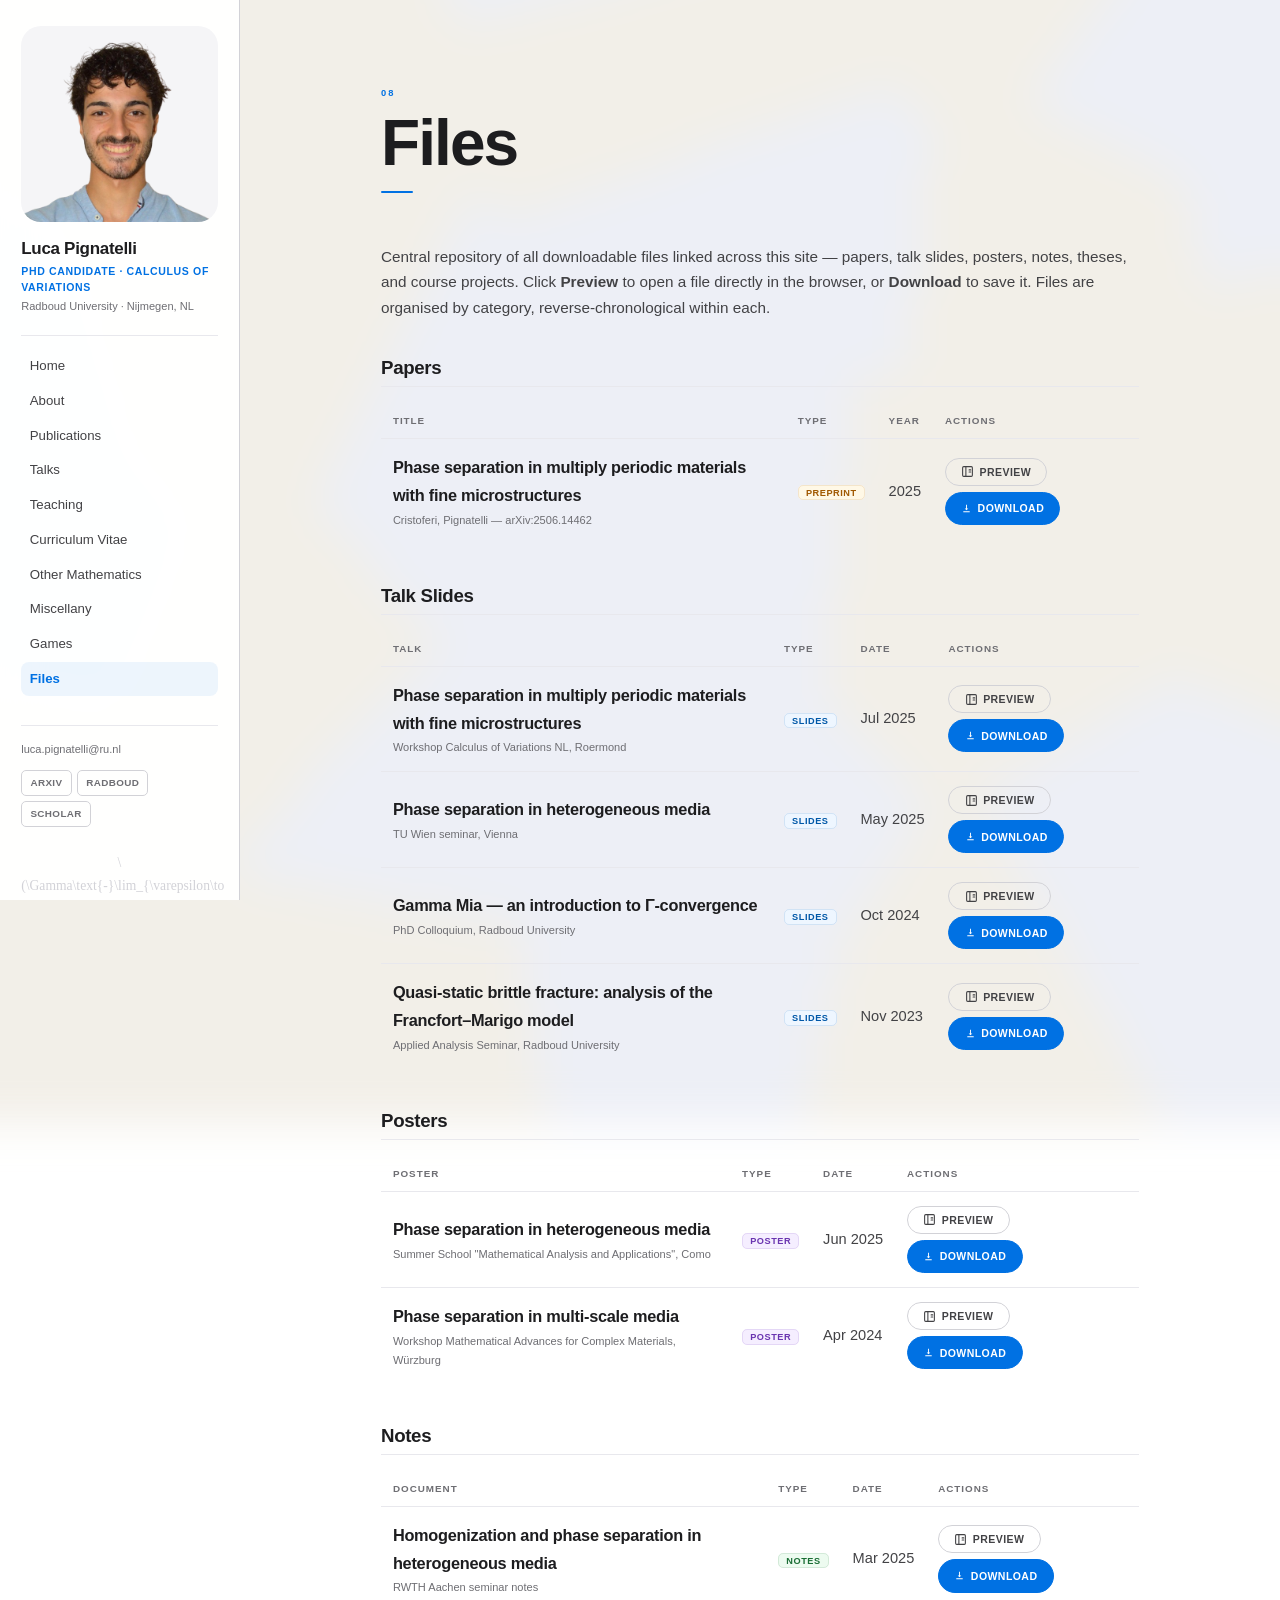
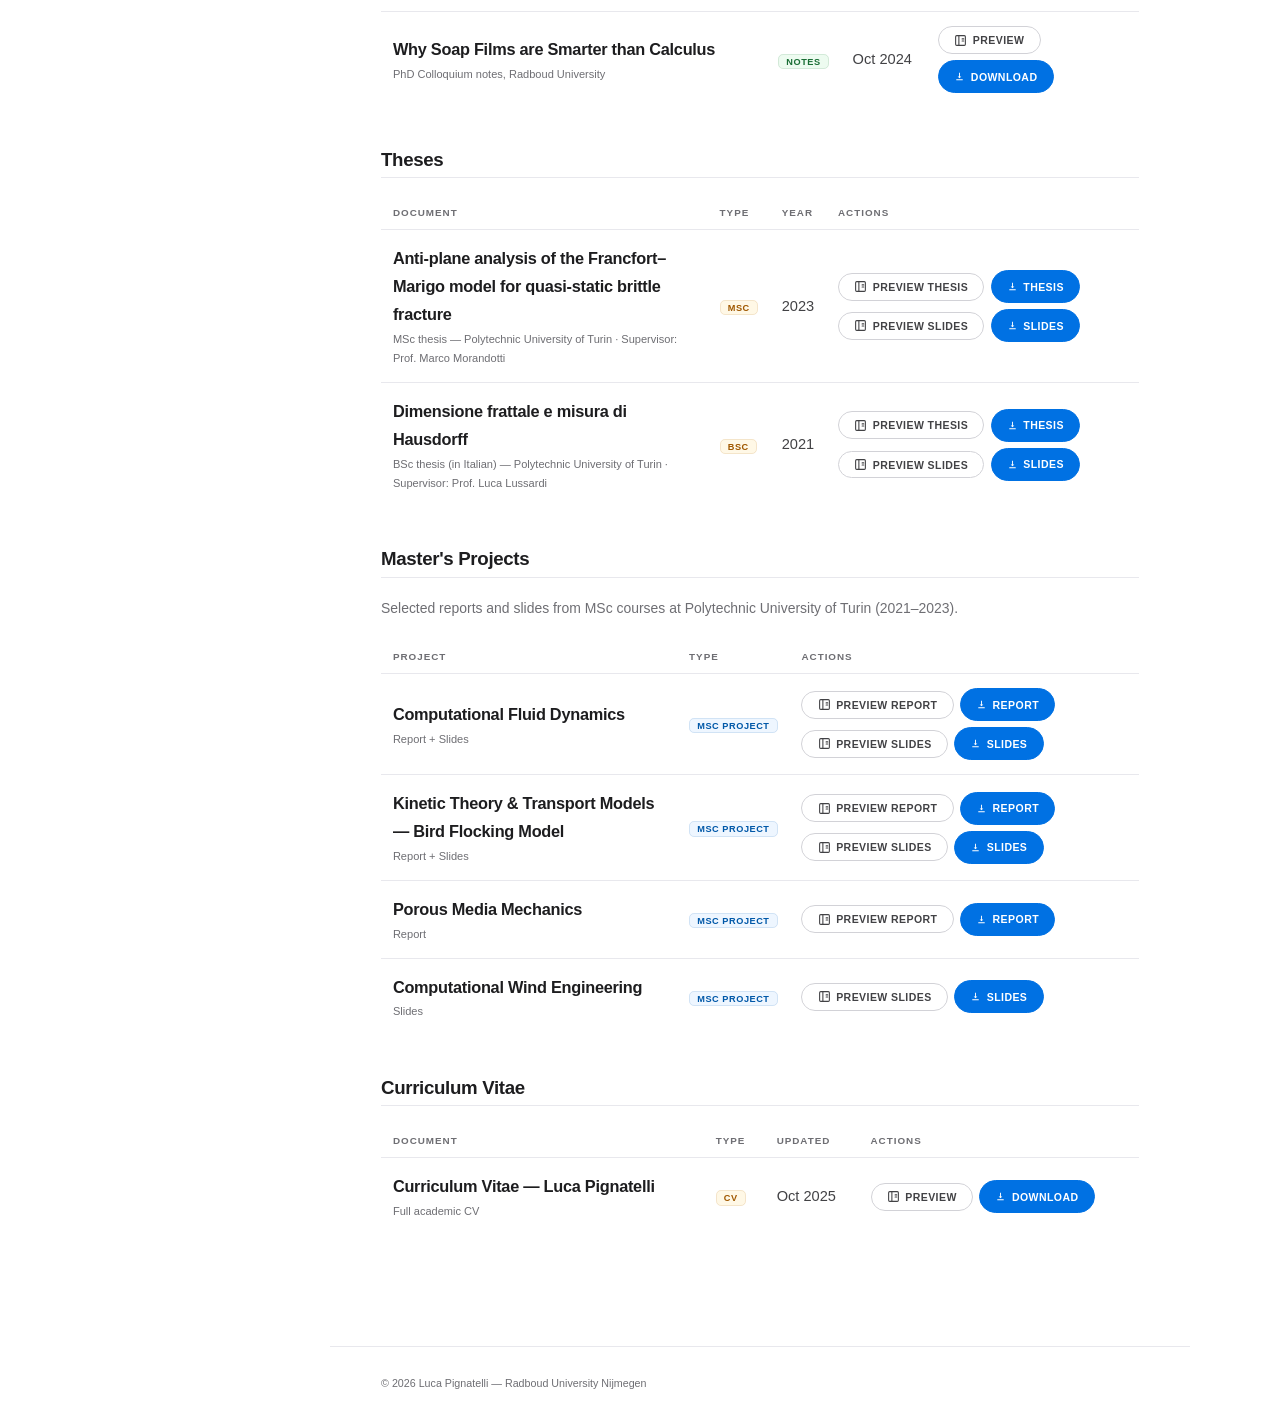
<file: files.html>
<!DOCTYPE html>
<html lang="en">
<head>
  <meta charset="UTF-8" /><meta name="viewport" content="width=device-width, initial-scale=1.0" />
  <title>Files — Luca Pignatelli</title>
  <link rel="stylesheet" href="styles.css" />
</head>
<body>

<header class="mobile-header" id="mobile-header"></header>
<aside  class="sidebar"       id="sidebar"></aside>

<main class="main-content">
<div class="page-content">

  <div class="page-label">08</div>
  <h2 class="page-title">Files</h2>

  <p class="files-intro">
    Central repository of all downloadable files linked across this site —
    papers, talk slides, posters, notes, theses, and course projects.
    Click <strong>Preview</strong> to open a file directly in the browser,
    or <strong>Download</strong> to save it.
    Files are organised by category, reverse-chronological within each.
  </p>

  <!-- ══════════════════════════════════════════════════════ PAPERS -->
  <div class="file-category">
    <h3 class="subsection-title">Papers</h3>
    <table class="file-table">
      <thead>
        <tr><th>Title</th><th>Type</th><th>Year</th><th>Actions</th></tr>
      </thead>
      <tbody>
        <tr>
          <td>
            <p class="file-name">Phase separation in multiply periodic materials with fine microstructures</p>
            <p class="file-context">Cristoferi, Pignatelli — arXiv:2506.14462</p>
          </td>
          <td><span class="file-badge badge-paper">Preprint</span></td>
          <td class="file-date">2025</td>
          <td>
            <div class="file-actions">
              <button class="btn btn-outline"
                data-pdf-preview="https://arxiv.org/pdf/2506.14462"
                data-pdf-title="Phase separation in multiply periodic materials — Cristoferi, Pignatelli (2025)">
                <svg viewBox="0 0 24 24" style="fill:none;stroke:currentColor;stroke-width:2;stroke-linecap:round;stroke-linejoin:round;width:13px;height:13px;"><rect x="3" y="3" width="18" height="18" rx="2"/><path d="M9 3v18M15 9h3M15 13h3"/></svg>
                Preview
              </button>
              <a href="https://arxiv.org/pdf/2506.14462" class="btn btn-pdf" download>
                <svg viewBox="0 0 24 24"><path d="M12 16l-4-4h3V4h2v8h3l-4 4zm-7 2h14v2H5v-2z"/></svg>
                Download
              </a>
            </div>
          </td>
        </tr>
      </tbody>
    </table>
  </div>

  <!-- ══════════════════════════════════════════════════════ SLIDES -->
  <div class="file-category">
    <h3 class="subsection-title">Talk Slides</h3>
    <table class="file-table">
      <thead>
        <tr><th>Talk</th><th>Type</th><th>Date</th><th>Actions</th></tr>
      </thead>
      <tbody>

        <tr>
          <td>
            <p class="file-name">Phase separation in multiply periodic materials with fine microstructures</p>
            <p class="file-context">Workshop Calculus of Variations NL, Roermond</p>
          </td>
          <td><span class="file-badge badge-slides">Slides</span></td>
          <td class="file-date">Jul 2025</td>
          <td>
            <div class="file-actions">
              <button class="btn btn-outline"
                data-pdf-preview="files/slides_covnl_jul2025.pdf"
                data-pdf-title="Phase separation in multiply periodic materials — CoV NL, Jul 2025">
                <svg viewBox="0 0 24 24" style="fill:none;stroke:currentColor;stroke-width:2;stroke-linecap:round;stroke-linejoin:round;width:13px;height:13px;"><rect x="3" y="3" width="18" height="18" rx="2"/><path d="M9 3v18M15 9h3M15 13h3"/></svg>
                Preview
              </button>
              <a href="files/slides_covnl_jul2025.pdf" class="btn btn-pdf" download>
                <svg viewBox="0 0 24 24"><path d="M12 16l-4-4h3V4h2v8h3l-4 4zm-7 2h14v2H5v-2z"/></svg>
                Download
              </a>
            </div>
          </td>
        </tr>

        <tr>
          <td>
            <p class="file-name">Phase separation in heterogeneous media</p>
            <p class="file-context">TU Wien seminar, Vienna</p>
          </td>
          <td><span class="file-badge badge-slides">Slides</span></td>
          <td class="file-date">May 2025</td>
          <td>
            <div class="file-actions">
              <button class="btn btn-outline"
                data-pdf-preview="files/slides_tuwien_may2025.pdf"
                data-pdf-title="Phase separation in heterogeneous media — TU Wien, May 2025">
                <svg viewBox="0 0 24 24" style="fill:none;stroke:currentColor;stroke-width:2;stroke-linecap:round;stroke-linejoin:round;width:13px;height:13px;"><rect x="3" y="3" width="18" height="18" rx="2"/><path d="M9 3v18M15 9h3M15 13h3"/></svg>
                Preview
              </button>
              <a href="files/slides_tuwien_may2025.pdf" class="btn btn-pdf" download>
                <svg viewBox="0 0 24 24"><path d="M12 16l-4-4h3V4h2v8h3l-4 4zm-7 2h14v2H5v-2z"/></svg>
                Download
              </a>
            </div>
          </td>
        </tr>

        <tr>
          <td>
            <p class="file-name">Gamma Mia — an introduction to &#915;-convergence</p>
            <p class="file-context">PhD Colloquium, Radboud University</p>
          </td>
          <td><span class="file-badge badge-slides">Slides</span></td>
          <td class="file-date">Oct 2024</td>
          <td>
            <div class="file-actions">
              <button class="btn btn-outline"
                data-pdf-preview="files/slides_gammamia_oct2024.pdf"
                data-pdf-title="Gamma Mia: introduction to Gamma-convergence — PhD Colloquium, Oct 2024">
                <svg viewBox="0 0 24 24" style="fill:none;stroke:currentColor;stroke-width:2;stroke-linecap:round;stroke-linejoin:round;width:13px;height:13px;"><rect x="3" y="3" width="18" height="18" rx="2"/><path d="M9 3v18M15 9h3M15 13h3"/></svg>
                Preview
              </button>
              <a href="files/slides_gammamia_oct2024.pdf" class="btn btn-pdf" download>
                <svg viewBox="0 0 24 24"><path d="M12 16l-4-4h3V4h2v8h3l-4 4zm-7 2h14v2H5v-2z"/></svg>
                Download
              </a>
            </div>
          </td>
        </tr>

        <tr>
          <td>
            <p class="file-name">Quasi-static brittle fracture: analysis of the Francfort&#8211;Marigo model</p>
            <p class="file-context">Applied Analysis Seminar, Radboud University</p>
          </td>
          <td><span class="file-badge badge-slides">Slides</span></td>
          <td class="file-date">Nov 2023</td>
          <td>
            <div class="file-actions">
              <button class="btn btn-outline"
                data-pdf-preview="files/slides_nijmegen_nov2023.pdf"
                data-pdf-title="Quasi-static brittle fracture: Francfort-Marigo model — Nijmegen, Nov 2023">
                <svg viewBox="0 0 24 24" style="fill:none;stroke:currentColor;stroke-width:2;stroke-linecap:round;stroke-linejoin:round;width:13px;height:13px;"><rect x="3" y="3" width="18" height="18" rx="2"/><path d="M9 3v18M15 9h3M15 13h3"/></svg>
                Preview
              </button>
              <a href="files/slides_nijmegen_nov2023.pdf" class="btn btn-pdf" download>
                <svg viewBox="0 0 24 24"><path d="M12 16l-4-4h3V4h2v8h3l-4 4zm-7 2h14v2H5v-2z"/></svg>
                Download
              </a>
            </div>
          </td>
        </tr>

      </tbody>
    </table>
  </div>

  <!-- ══════════════════════════════════════════════════════ POSTERS -->
  <div class="file-category">
    <h3 class="subsection-title">Posters</h3>
    <table class="file-table">
      <thead>
        <tr><th>Poster</th><th>Type</th><th>Date</th><th>Actions</th></tr>
      </thead>
      <tbody>

        <tr>
          <td>
            <p class="file-name">Phase separation in heterogeneous media</p>
            <p class="file-context">Summer School "Mathematical Analysis and Applications", Como</p>
          </td>
          <td><span class="file-badge badge-poster">Poster</span></td>
          <td class="file-date">Jun 2025</td>
          <td>
            <div class="file-actions">
              <button class="btn btn-outline"
                data-pdf-preview="files/poster_como_jun2025.pdf"
                data-pdf-title="Poster — Summer School Mathematical Analysis and Applications, Como (Jun 2025)">
                <svg viewBox="0 0 24 24" style="fill:none;stroke:currentColor;stroke-width:2;stroke-linecap:round;stroke-linejoin:round;width:13px;height:13px;"><rect x="3" y="3" width="18" height="18" rx="2"/><path d="M9 3v18M15 9h3M15 13h3"/></svg>
                Preview
              </button>
              <a href="files/poster_como_jun2025.pdf" class="btn btn-pdf" download>
                <svg viewBox="0 0 24 24"><path d="M12 16l-4-4h3V4h2v8h3l-4 4zm-7 2h14v2H5v-2z"/></svg>
                Download
              </a>
            </div>
          </td>
        </tr>

        <tr>
          <td>
            <p class="file-name">Phase separation in multi-scale media</p>
            <p class="file-context">Workshop Mathematical Advances for Complex Materials, Würzburg</p>
          </td>
          <td><span class="file-badge badge-poster">Poster</span></td>
          <td class="file-date">Apr 2024</td>
          <td>
            <div class="file-actions">
              <button class="btn btn-outline"
                data-pdf-preview="files/poster_wurzburg_apr2024.pdf"
                data-pdf-title="Poster: Phase separation in multi-scale media — Würzburg, Apr 2024">
                <svg viewBox="0 0 24 24" style="fill:none;stroke:currentColor;stroke-width:2;stroke-linecap:round;stroke-linejoin:round;width:13px;height:13px;"><rect x="3" y="3" width="18" height="18" rx="2"/><path d="M9 3v18M15 9h3M15 13h3"/></svg>
                Preview
              </button>
              <a href="files/poster_wurzburg_apr2024.pdf" class="btn btn-pdf" download>
                <svg viewBox="0 0 24 24"><path d="M12 16l-4-4h3V4h2v8h3l-4 4zm-7 2h14v2H5v-2z"/></svg>
                Download
              </a>
            </div>
          </td>
        </tr>

      </tbody>
    </table>
  </div>

  <!-- ══════════════════════════════════════════════════════ NOTES -->
  <div class="file-category">
    <h3 class="subsection-title">Notes</h3>
    <table class="file-table">
      <thead>
        <tr><th>Document</th><th>Type</th><th>Date</th><th>Actions</th></tr>
      </thead>
      <tbody>

        <tr>
          <td>
            <p class="file-name">Homogenization and phase separation in heterogeneous media</p>
            <p class="file-context">RWTH Aachen seminar notes</p>
          </td>
          <td><span class="file-badge badge-notes">Notes</span></td>
          <td class="file-date">Mar 2025</td>
          <td>
            <div class="file-actions">
              <button class="btn btn-outline"
                data-pdf-preview="files/notes_aachen_mar2025.pdf"
                data-pdf-title="Homogenization and phase separation — RWTH Aachen, Mar 2025 (Notes)">
                <svg viewBox="0 0 24 24" style="fill:none;stroke:currentColor;stroke-width:2;stroke-linecap:round;stroke-linejoin:round;width:13px;height:13px;"><rect x="3" y="3" width="18" height="18" rx="2"/><path d="M9 3v18M15 9h3M15 13h3"/></svg>
                Preview
              </button>
              <a href="files/notes_aachen_mar2025.pdf" class="btn btn-pdf" download>
                <svg viewBox="0 0 24 24"><path d="M12 16l-4-4h3V4h2v8h3l-4 4zm-7 2h14v2H5v-2z"/></svg>
                Download
              </a>
            </div>
          </td>
        </tr>

        <tr>
          <td>
            <p class="file-name">Why Soap Films are Smarter than Calculus</p>
            <p class="file-context">PhD Colloquium notes, Radboud University</p>
          </td>
          <td><span class="file-badge badge-notes">Notes</span></td>
          <td class="file-date">Oct 2024</td>
          <td>
            <div class="file-actions">
              <button class="btn btn-outline"
                data-pdf-preview="files/plateau_problem.pdf"
                data-pdf-title="Why Soap Films are Smarter than Calculus — PhD Colloquium, Oct 2024">
                <svg viewBox="0 0 24 24" style="fill:none;stroke:currentColor;stroke-width:2;stroke-linecap:round;stroke-linejoin:round;width:13px;height:13px;"><rect x="3" y="3" width="18" height="18" rx="2"/><path d="M9 3v18M15 9h3M15 13h3"/></svg>
                Preview
              </button>
              <a href="files/plateau_problem.pdf" class="btn btn-pdf" download>
                <svg viewBox="0 0 24 24"><path d="M12 16l-4-4h3V4h2v8h3l-4 4zm-7 2h14v2H5v-2z"/></svg>
                Download
              </a>
            </div>
          </td>
        </tr>

        <!--
        Uncomment when notes_nijmegen_oct2024.pdf is uploaded:
        <tr>
          <td>
            <p class="file-name">Gamma Mia — an introduction to Gamma-convergence</p>
            <p class="file-context">PhD Colloquium notes, Radboud University</p>
          </td>
          <td><span class="file-badge badge-notes">Notes</span></td>
          <td class="file-date">Oct 2024</td>
          <td>
            <div class="file-actions">
              <button class="btn btn-outline"
                data-pdf-preview="files/notes_nijmegen_oct2024.pdf"
                data-pdf-title="Gamma Mia: Notes — PhD Colloquium, Oct 2024">
                <svg viewBox="0 0 24 24" style="fill:none;stroke:currentColor;stroke-width:2;stroke-linecap:round;stroke-linejoin:round;width:13px;height:13px;"><rect x="3" y="3" width="18" height="18" rx="2"/><path d="M9 3v18M15 9h3M15 13h3"/></svg>
                Preview
              </button>
              <a href="files/notes_nijmegen_oct2024.pdf" class="btn btn-pdf" download>
                <svg viewBox="0 0 24 24"><path d="M12 16l-4-4h3V4h2v8h3l-4 4zm-7 2h14v2H5v-2z"/></svg>
                Download
              </a>
            </div>
          </td>
        </tr>
        -->

      </tbody>
    </table>
  </div>

  <!-- ══════════════════════════════════════════════════════ THESES -->
  <div class="file-category">
    <h3 class="subsection-title">Theses</h3>
    <table class="file-table">
      <thead>
        <tr><th>Document</th><th>Type</th><th>Year</th><th>Actions</th></tr>
      </thead>
      <tbody>

        <tr>
          <td>
            <p class="file-name">Anti-plane analysis of the Francfort&#8211;Marigo model for quasi-static brittle fracture</p>
            <p class="file-context">MSc thesis — Polytechnic University of Turin &middot; Supervisor: Prof. Marco Morandotti</p>
          </td>
          <td><span class="file-badge badge-paper">MSc</span></td>
          <td class="file-date">2023</td>
          <td>
            <div class="file-actions">
              <button class="btn btn-outline"
                data-pdf-preview="files/thesis_master_jul2023.pdf"
                data-pdf-title="MSc Thesis — Francfort-Marigo model (2023)">
                <svg viewBox="0 0 24 24" style="fill:none;stroke:currentColor;stroke-width:2;stroke-linecap:round;stroke-linejoin:round;width:13px;height:13px;"><rect x="3" y="3" width="18" height="18" rx="2"/><path d="M9 3v18M15 9h3M15 13h3"/></svg>
                Preview Thesis
              </button>
              <a href="files/thesis_master_jul2023.pdf" class="btn btn-pdf" download>
                <svg viewBox="0 0 24 24"><path d="M12 16l-4-4h3V4h2v8h3l-4 4zm-7 2h14v2H5v-2z"/></svg>
                Thesis
              </a>
              <button class="btn btn-outline"
                data-pdf-preview="files/slides_master_jul2023.pdf"
                data-pdf-title="MSc Thesis Defence Slides — Francfort-Marigo model (2023)">
                <svg viewBox="0 0 24 24" style="fill:none;stroke:currentColor;stroke-width:2;stroke-linecap:round;stroke-linejoin:round;width:13px;height:13px;"><rect x="3" y="3" width="18" height="18" rx="2"/><path d="M9 3v18M15 9h3M15 13h3"/></svg>
                Preview Slides
              </button>
              <a href="files/slides_master_jul2023.pdf" class="btn btn-pdf" download>
                <svg viewBox="0 0 24 24"><path d="M12 16l-4-4h3V4h2v8h3l-4 4zm-7 2h14v2H5v-2z"/></svg>
                Slides
              </a>
            </div>
          </td>
        </tr>

        <tr>
          <td>
            <p class="file-name">Dimensione frattale e misura di Hausdorff</p>
            <p class="file-context">BSc thesis (in Italian) — Polytechnic University of Turin &middot; Supervisor: Prof. Luca Lussardi</p>
          </td>
          <td><span class="file-badge badge-paper">BSc</span></td>
          <td class="file-date">2021</td>
          <td>
            <div class="file-actions">
              <button class="btn btn-outline"
                data-pdf-preview="files/thesis_bachelor_jul2021.pdf"
                data-pdf-title="BSc Thesis — Dimensione frattale e misura di Hausdorff (2021)">
                <svg viewBox="0 0 24 24" style="fill:none;stroke:currentColor;stroke-width:2;stroke-linecap:round;stroke-linejoin:round;width:13px;height:13px;"><rect x="3" y="3" width="18" height="18" rx="2"/><path d="M9 3v18M15 9h3M15 13h3"/></svg>
                Preview Thesis
              </button>
              <a href="files/thesis_bachelor_jul2021.pdf" class="btn btn-pdf" download>
                <svg viewBox="0 0 24 24"><path d="M12 16l-4-4h3V4h2v8h3l-4 4zm-7 2h14v2H5v-2z"/></svg>
                Thesis
              </a>
              <button class="btn btn-outline"
                data-pdf-preview="files/slides_bachelor_jul2021.pdf"
                data-pdf-title="BSc Thesis Defence Slides — Fractal dimension (2021)">
                <svg viewBox="0 0 24 24" style="fill:none;stroke:currentColor;stroke-width:2;stroke-linecap:round;stroke-linejoin:round;width:13px;height:13px;"><rect x="3" y="3" width="18" height="18" rx="2"/><path d="M9 3v18M15 9h3M15 13h3"/></svg>
                Preview Slides
              </button>
              <a href="files/slides_bachelor_jul2021.pdf" class="btn btn-pdf" download>
                <svg viewBox="0 0 24 24"><path d="M12 16l-4-4h3V4h2v8h3l-4 4zm-7 2h14v2H5v-2z"/></svg>
                Slides
              </a>
            </div>
          </td>
        </tr>

      </tbody>
    </table>
  </div>

  <!-- ══════════════════════════════════════════════════════ MASTER PROJECTS -->
  <div class="file-category">
    <h3 class="subsection-title">Master's Projects</h3>
    <p style="color:var(--ink-lt);font-family:'DM Sans',sans-serif;font-size:.82rem;margin-bottom:1.2rem;">
      Selected reports and slides from MSc courses at Polytechnic University of Turin (2021&#8211;2023).
    </p>
    <table class="file-table">
      <thead>
        <tr><th>Project</th><th>Type</th><th>Actions</th></tr>
      </thead>
      <tbody>

        <tr>
          <td>
            <p class="file-name">Computational Fluid Dynamics</p>
            <p class="file-context">Report + Slides</p>
          </td>
          <td><span class="file-badge badge-slides">MSc Project</span></td>
          <td>
            <div class="file-actions">
              <button class="btn btn-outline"
                data-pdf-preview="files/project_CFD_master.pdf"
                data-pdf-title="Computational Fluid Dynamics — MSc Project Report">
                <svg viewBox="0 0 24 24" style="fill:none;stroke:currentColor;stroke-width:2;stroke-linecap:round;stroke-linejoin:round;width:13px;height:13px;"><rect x="3" y="3" width="18" height="18" rx="2"/><path d="M9 3v18M15 9h3M15 13h3"/></svg>
                Preview Report
              </button>
              <a href="files/project_CFD_master.pdf" class="btn btn-pdf" download>
                <svg viewBox="0 0 24 24"><path d="M12 16l-4-4h3V4h2v8h3l-4 4zm-7 2h14v2H5v-2z"/></svg>
                Report
              </a>
              <button class="btn btn-outline"
                data-pdf-preview="files/slides_CFD_master.pdf"
                data-pdf-title="Computational Fluid Dynamics — MSc Project Slides">
                <svg viewBox="0 0 24 24" style="fill:none;stroke:currentColor;stroke-width:2;stroke-linecap:round;stroke-linejoin:round;width:13px;height:13px;"><rect x="3" y="3" width="18" height="18" rx="2"/><path d="M9 3v18M15 9h3M15 13h3"/></svg>
                Preview Slides
              </button>
              <a href="files/slides_CFD_master.pdf" class="btn btn-pdf" download>
                <svg viewBox="0 0 24 24"><path d="M12 16l-4-4h3V4h2v8h3l-4 4zm-7 2h14v2H5v-2z"/></svg>
                Slides
              </a>
            </div>
          </td>
        </tr>

        <tr>
          <td>
            <p class="file-name">Kinetic Theory &amp; Transport Models &#8212; Bird Flocking Model</p>
            <p class="file-context">Report + Slides</p>
          </td>
          <td><span class="file-badge badge-slides">MSc Project</span></td>
          <td>
            <div class="file-actions">
              <button class="btn btn-outline"
                data-pdf-preview="files/project_flocking_master.pdf"
                data-pdf-title="Kinetic Theory and Transport Models: Bird Flocking — MSc Project Report">
                <svg viewBox="0 0 24 24" style="fill:none;stroke:currentColor;stroke-width:2;stroke-linecap:round;stroke-linejoin:round;width:13px;height:13px;"><rect x="3" y="3" width="18" height="18" rx="2"/><path d="M9 3v18M15 9h3M15 13h3"/></svg>
                Preview Report
              </button>
              <a href="files/project_flocking_master.pdf" class="btn btn-pdf" download>
                <svg viewBox="0 0 24 24"><path d="M12 16l-4-4h3V4h2v8h3l-4 4zm-7 2h14v2H5v-2z"/></svg>
                Report
              </a>
              <button class="btn btn-outline"
                data-pdf-preview="files/slides_flocking_master.pdf"
                data-pdf-title="Kinetic Theory and Transport Models: Bird Flocking — MSc Project Slides">
                <svg viewBox="0 0 24 24" style="fill:none;stroke:currentColor;stroke-width:2;stroke-linecap:round;stroke-linejoin:round;width:13px;height:13px;"><rect x="3" y="3" width="18" height="18" rx="2"/><path d="M9 3v18M15 9h3M15 13h3"/></svg>
                Preview Slides
              </button>
              <a href="files/slides_flocking_master.pdf" class="btn btn-pdf" download>
                <svg viewBox="0 0 24 24"><path d="M12 16l-4-4h3V4h2v8h3l-4 4zm-7 2h14v2H5v-2z"/></svg>
                Slides
              </a>
            </div>
          </td>
        </tr>

        <tr>
          <td>
            <p class="file-name">Porous Media Mechanics</p>
            <p class="file-context">Report</p>
          </td>
          <td><span class="file-badge badge-slides">MSc Project</span></td>
          <td>
            <div class="file-actions">
              <button class="btn btn-outline"
                data-pdf-preview="files/project_porousmedia_master.pdf"
                data-pdf-title="Porous Media Mechanics — MSc Project Report">
                <svg viewBox="0 0 24 24" style="fill:none;stroke:currentColor;stroke-width:2;stroke-linecap:round;stroke-linejoin:round;width:13px;height:13px;"><rect x="3" y="3" width="18" height="18" rx="2"/><path d="M9 3v18M15 9h3M15 13h3"/></svg>
                Preview Report
              </button>
              <a href="files/project_porousmedia_master.pdf" class="btn btn-pdf" download>
                <svg viewBox="0 0 24 24"><path d="M12 16l-4-4h3V4h2v8h3l-4 4zm-7 2h14v2H5v-2z"/></svg>
                Report
              </a>
            </div>
          </td>
        </tr>

        <tr>
          <td>
            <p class="file-name">Computational Wind Engineering</p>
            <p class="file-context">Slides</p>
          </td>
          <td><span class="file-badge badge-slides">MSc Project</span></td>
          <td>
            <div class="file-actions">
              <button class="btn btn-outline"
                data-pdf-preview="files/slides_CWE_master.pdf"
                data-pdf-title="Computational Wind Engineering — MSc Project Slides">
                <svg viewBox="0 0 24 24" style="fill:none;stroke:currentColor;stroke-width:2;stroke-linecap:round;stroke-linejoin:round;width:13px;height:13px;"><rect x="3" y="3" width="18" height="18" rx="2"/><path d="M9 3v18M15 9h3M15 13h3"/></svg>
                Preview Slides
              </button>
              <a href="files/slides_CWE_master.pdf" class="btn btn-pdf" download>
                <svg viewBox="0 0 24 24"><path d="M12 16l-4-4h3V4h2v8h3l-4 4zm-7 2h14v2H5v-2z"/></svg>
                Slides
              </a>
            </div>
          </td>
        </tr>

      </tbody>
    </table>
  </div>

  <!-- ══════════════════════════════════════════════════════ CV -->
  <div class="file-category">
    <h3 class="subsection-title">Curriculum Vitae</h3>
    <table class="file-table">
      <thead>
        <tr><th>Document</th><th>Type</th><th>Updated</th><th>Actions</th></tr>
      </thead>
      <tbody>
        <tr>
          <td>
            <p class="file-name">Curriculum Vitae &#8212; Luca Pignatelli</p>
            <p class="file-context">Full academic CV</p>
          </td>
          <td><span class="file-badge badge-paper">CV</span></td>
          <td class="file-date">Oct 2025</td>
          <td>
            <div class="file-actions">
              <button class="btn btn-outline"
                data-pdf-preview="files/cv_pignatelli.pdf"
                data-pdf-title="Curriculum Vitae — Luca Pignatelli">
                <svg viewBox="0 0 24 24" style="fill:none;stroke:currentColor;stroke-width:2;stroke-linecap:round;stroke-linejoin:round;width:13px;height:13px;"><rect x="3" y="3" width="18" height="18" rx="2"/><path d="M9 3v18M15 9h3M15 13h3"/></svg>
                Preview
              </button>
              <a href="files/cv_pignatelli.pdf" class="btn btn-pdf" download>
                <svg viewBox="0 0 24 24"><path d="M12 16l-4-4h3V4h2v8h3l-4 4zm-7 2h14v2H5v-2z"/></svg>
                Download
              </a>
            </div>
          </td>
        </tr>
      </tbody>
    </table>
  </div>

</div><!-- /.page-content -->
<footer class="site-footer">
  <p>&copy; <span id="yr"></span> Luca Pignatelli &mdash; Radboud University Nijmegen</p>
</footer>
</main>

<script src="nav.js"></script>
<script>document.getElementById('yr').textContent = new Date().getFullYear();</script>
</body>
</html>
</file>
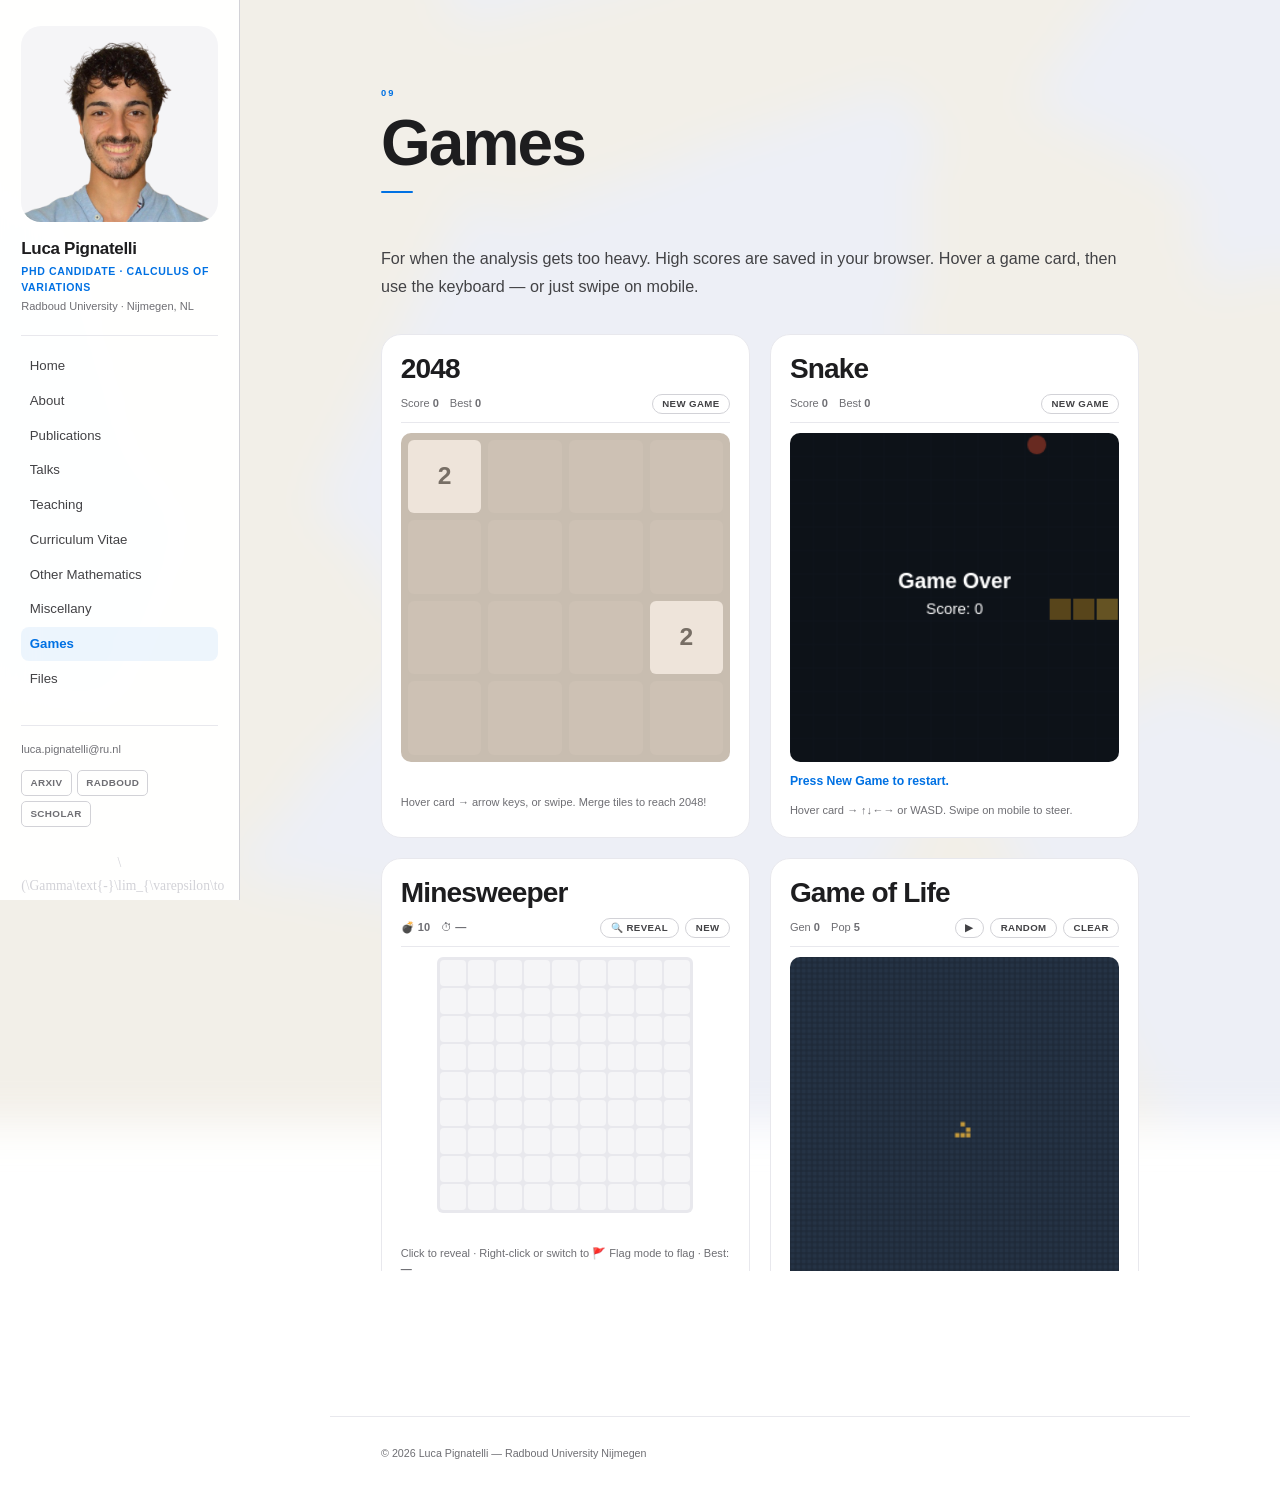
<file: games.html>
<!DOCTYPE html>
<html lang="en">
<head>
  <meta charset="UTF-8" /><meta name="viewport" content="width=device-width, initial-scale=1.0" />
  <title>Games — Luca Pignatelli</title>
  <link rel="stylesheet" href="styles.css" />
  <style>
    .g2048-board {
      display:grid; grid-template-columns:repeat(4,1fr); gap:7px;
      background:#c8bdb0; border-radius:10px; padding:7px;
      user-select:none; touch-action:none;
    }
    .g2048-cell {
      aspect-ratio:1; display:flex; align-items:center; justify-content:center;
      border-radius:6px; font-weight:700; font-family:inherit; line-height:1; transition:background .08s;
    }
    .ms-board-wrap { display:flex; justify-content:center; }
    .ms-board {
      display:grid; gap:2px; background:var(--rule-lt);
      border-radius:6px; padding:3px; user-select:none;
    }
    .ms-cell {
      width:26px; height:26px; display:flex; align-items:center; justify-content:center;
      font-size:.68rem; font-weight:600;
      cursor:pointer; border-radius:4px; background:var(--bg-2);
      transition:background .1s;
    }
    .ms-cell:hover:not(.revealed){ background:var(--accent-bg); }
    .ms-cell.revealed { background:var(--bg); cursor:default; }
    .ms-cell.mine-hit { background:#ff3b30 !important; }
    #snake-canvas, #life-canvas {
      display:block; width:100%; border-radius:10px; touch-action:none;
    }
    #life-canvas { cursor:crosshair; }
  </style>
</head>
<body>

<header class="mobile-header" id="mobile-header"></header>
<aside  class="sidebar"       id="sidebar"></aside>

<main class="main-content">
<div class="page-content">

  <div class="page-label">09</div>
  <h2 class="page-title">Games</h2>

  <p style="color:var(--ink-mid);font-size:.95rem;margin-bottom:2rem;line-height:1.75;">
    For when the analysis gets too heavy. High scores are saved in your browser.
    Hover a game card, then use the keyboard &mdash; or just swipe on mobile.
  </p>

  <div class="games-grid">

    <!-- ═══════════════════════════════════════════ 2048 -->
    <div class="game-card" id="card-2048">
      <p class="game-title-txt">2048</p>
      <div class="game-header">
        <span class="game-stats">Score&nbsp;<strong id="g2048-score">0</strong>&emsp;Best&nbsp;<strong id="g2048-best">0</strong></span>
        <button class="btn btn-outline gm-btn" id="g2048-new">New Game</button>
      </div>
      <div id="g2048-board" class="g2048-board"></div>
      <p class="game-msg" id="g2048-msg"></p>
      <p class="game-hint">Hover card &rarr; arrow keys, or swipe. Merge tiles to reach 2048!</p>
    </div>

    <!-- ═══════════════════════════════════════════ SNAKE -->
    <div class="game-card" id="card-snake">
      <p class="game-title-txt">Snake</p>
      <div class="game-header">
        <span class="game-stats">Score&nbsp;<strong id="snake-score">0</strong>&emsp;Best&nbsp;<strong id="snake-best">0</strong></span>
        <button class="btn btn-outline gm-btn" id="snake-new">New Game</button>
      </div>
      <canvas id="snake-canvas" width="280" height="280"></canvas>
      <p class="game-msg" id="snake-msg"></p>
      <p class="game-hint">Hover card &rarr; &uarr;&darr;&larr;&rarr; or WASD. Swipe on mobile to steer.</p>
    </div>

    <!-- ═══════════════════════════════════════════ MINESWEEPER -->
    <div class="game-card" id="card-ms">
      <p class="game-title-txt">Minesweeper</p>
      <div class="game-header">
        <span class="game-stats">&#128163;&nbsp;<strong id="ms-mines">10</strong>&emsp;&#9201;&nbsp;<strong id="ms-time">&#8212;</strong></span>
        <button class="btn btn-outline gm-btn" id="ms-flag">&#128269; Reveal</button>
        <button class="btn btn-outline gm-btn" id="ms-new">New</button>
      </div>
      <div class="ms-board-wrap"><div id="ms-board" class="ms-board"></div></div>
      <p class="game-msg" id="ms-msg"></p>
      <p class="game-hint">Click to reveal &middot; Right-click or switch to &#128681; Flag mode to flag &middot; Best: <strong id="ms-best">&#8212;</strong></p>
    </div>

    <!-- ═══════════════════════════════════════════ CONWAY -->
    <div class="game-card" id="card-life">
      <p class="game-title-txt">Game of Life</p>
      <div class="game-header">
        <span class="game-stats">Gen&nbsp;<strong id="life-gen">0</strong>&emsp;Pop&nbsp;<strong id="life-pop">0</strong></span>
        <div style="display:flex;gap:.35rem;flex-shrink:0;">
          <button class="btn btn-outline gm-btn" id="life-toggle">&#9654;</button>
          <button class="btn btn-outline gm-btn" id="life-random">Random</button>
          <button class="btn btn-outline gm-btn" id="life-clear">Clear</button>
        </div>
      </div>
      <canvas id="life-canvas" width="300" height="300"></canvas>
      <p class="game-hint">Click or drag to draw &middot; &#9654; to run &middot; A discrete dynamical system with emergent behaviour.</p>
    </div>

  </div><!-- /.games-grid -->

</div><!-- /.page-content -->
<footer class="site-footer">
  <p>&copy; <span id="yr"></span> Luca Pignatelli &mdash; Radboud University Nijmegen</p>
</footer>
</main>

<script>
(function () {
'use strict';

var focusedGame = null;

/* ═══════════════════════════════════════════════════════════
   2048
═══════════════════════════════════════════════════════════ */
var g2048 = (function () {
  var S = 4;
  var grid, score, best, over;
  best = +localStorage.getItem('lp-hs-2048') || 0;

  var boardEl = document.getElementById('g2048-board');
  var scoreEl = document.getElementById('g2048-score');
  var bestEl  = document.getElementById('g2048-best');
  var msgEl   = document.getElementById('g2048-msg');
  bestEl.textContent = best;

  function mkGrid() { return Array.from({length:S}, function(){ return new Array(S).fill(0); }); }

  function free(g) {
    var s = [];
    for (var r=0;r<S;r++) for (var c=0;c<S;c++) if (!g[r][c]) s.push([r,c]);
    return s;
  }

  function spawn(g) {
    var s = free(g); if (!s.length) return;
    var p = s[Math.floor(Math.random()*s.length)];
    g[p[0]][p[1]] = Math.random() < 0.9 ? 2 : 4;
  }

  function slideRow(row) {
    var t = row.filter(function(v){ return v; });
    for (var i = 0; i < t.length-1; i++) {
      if (t[i] === t[i+1]) { t[i]*=2; score+=t[i]; t.splice(i+1,1); }
    }
    while (t.length < S) t.push(0);
    return t;
  }

  /* rotate grid 90° clockwise */
  function rot(g) {
    return g[0].map(function(_,c){ return g.map(function(r){ return r[c]; }).reverse(); });
  }

  function doMove(g, dir) {
    var n = {left:0, up:1, right:2, down:3}[dir];
    for (var i=0;i<n;i++) g = rot(g);
    g = g.map(function(r){ return slideRow(r.slice()); });
    for (var i=0;i<(4-n)%4;i++) g = rot(g);
    return g;
  }

  function noMoves(g) {
    if (free(g).length) return false;
    for (var r=0;r<S;r++) for (var c=0;c<S;c++) {
      if (r<S-1 && g[r][c]===g[r+1][c]) return false;
      if (c<S-1 && g[r][c]===g[r][c+1]) return false;
    }
    return true;
  }

  var BG = {
    0:'#cdc1b4', 2:'#eee4da', 4:'#ede0c8', 8:'#f2b179',
    16:'#f59563', 32:'#f67c5f', 64:'#f65e3b', 128:'#edcf72',
    256:'#edcc61', 512:'#edc850', 1024:'#edc53f', 2048:'#edc22e'
  };

  function render() {
    boardEl.innerHTML = '';
    for (var r=0;r<S;r++) for (var c=0;c<S;c++) {
      var v = grid[r][c], el = document.createElement('div');
      el.className = 'g2048-cell';
      el.style.background = BG[v] || '#3c3a32';
      el.style.color = v <= 4 ? '#776e65' : '#f9f6f2';
      el.style.fontSize = v>=1024 ? '.82rem' : v>=100 ? '1.08rem' : '1.45rem';
      if (v) el.textContent = v;
      boardEl.appendChild(el);
    }
    scoreEl.textContent = score;
    bestEl.textContent  = best;
  }

  function move(dir) {
    if (over) return;
    var prev = JSON.stringify(grid);
    var ng = doMove(grid.map(function(r){ return r.slice(); }), dir);
    if (JSON.stringify(ng) === prev) return;
    grid = ng;
    if (score > best) { best = score; localStorage.setItem('lp-hs-2048', best); }
    spawn(grid);
    render();
    if (grid.some(function(r){ return r.some(function(v){ return v===2048; }); }))
      msgEl.textContent = '&#127881; You reached 2048!';
    else if (noMoves(grid)) { over = true; msgEl.textContent = 'No more moves!'; }
  }

  function newGame() {
    grid = mkGrid(); score = 0; over = false; msgEl.textContent = '';
    spawn(grid); spawn(grid); render();
  }

  var ts2;
  boardEl.addEventListener('touchstart', function(e){ ts2=e.touches[0]; focusedGame='2048'; }, {passive:true});
  boardEl.addEventListener('touchend', function(e) {
    if (!ts2) return;
    var dx = e.changedTouches[0].clientX - ts2.clientX;
    var dy = e.changedTouches[0].clientY - ts2.clientY;
    if (Math.abs(dx) > Math.abs(dy)+15) move(dx>0 ? 'right' : 'left');
    else if (Math.abs(dy) > Math.abs(dx)+15) move(dy>0 ? 'up' : 'down');
    ts2 = null;
  }, {passive:true});

  document.getElementById('g2048-new').addEventListener('click', newGame);
  document.getElementById('card-2048').addEventListener('mouseenter', function(){ focusedGame='2048'; });

  newGame();

  return {
    key: function(e) {
      var m = {ArrowLeft:'left',ArrowRight:'right',ArrowUp:'down',ArrowDown:'up'};
      if (m[e.key]) move(m[e.key]);
    }
  };
})();

/* ═══════════════════════════════════════════════════════════
   SNAKE
═══════════════════════════════════════════════════════════ */
var gSnake = (function () {
  var CELL=20, COLS=14, ROWS=14;
  var canvas  = document.getElementById('snake-canvas');
  var ctx     = canvas.getContext('2d');
  var scoreEl = document.getElementById('snake-score');
  var bestEl  = document.getElementById('snake-best');
  var msgEl   = document.getElementById('snake-msg');
  var best    = +localStorage.getItem('lp-hs-snake') || 0;
  bestEl.textContent = best;

  var snake, dir, nextDir, food, score, timerId, alive;
  var C = { bg:'#1e2836', grid:'#253345', body:'#c49a3c', head:'#e0b84e', food:'#e85d4a' };

  function rnd(n){ return Math.floor(Math.random()*n); }

  function spawnFood() {
    var occ = new Set(snake.map(function(s){ return s[0]+','+s[1]; }));
    var x, y;
    do { x=rnd(COLS); y=rnd(ROWS); } while (occ.has(x+','+y));
    food = [x,y];
  }

  function draw() {
    ctx.fillStyle=C.bg; ctx.fillRect(0,0,canvas.width,canvas.height);
    ctx.strokeStyle=C.grid; ctx.lineWidth=.5;
    for(var i=0;i<=COLS;i++){ ctx.beginPath();ctx.moveTo(i*CELL,0);ctx.lineTo(i*CELL,ROWS*CELL);ctx.stroke(); }
    for(var j=0;j<=ROWS;j++){ ctx.beginPath();ctx.moveTo(0,j*CELL);ctx.lineTo(COLS*CELL,j*CELL);ctx.stroke(); }
    ctx.fillStyle=C.food;
    ctx.beginPath();ctx.arc(food[0]*CELL+CELL/2,food[1]*CELL+CELL/2,CELL/2-2,0,2*Math.PI);ctx.fill();
    snake.forEach(function(s,i){
      ctx.fillStyle = i===0 ? C.head : C.body;
      ctx.fillRect(s[0]*CELL+1, s[1]*CELL+1, CELL-2, CELL-2);
    });
  }

  function step() {
    dir = nextDir;
    var hx=snake[0][0]+dir[0], hy=snake[0][1]+dir[1];
    if (hx<0||hx>=COLS||hy<0||hy>=ROWS) { endGame(); return; }
    if (snake.some(function(s){ return s[0]===hx&&s[1]===hy; })) { endGame(); return; }
    snake.unshift([hx,hy]);
    if (hx===food[0]&&hy===food[1]) {
      score++; scoreEl.textContent=score;
      if (score>best){ best=score; bestEl.textContent=best; localStorage.setItem('lp-hs-snake',best); }
      spawnFood();
      clearInterval(timerId);
      timerId = setInterval(step, Math.max(65, 150-score*6));
    } else { snake.pop(); }
    draw();
  }

  function endGame() {
    alive=false; clearInterval(timerId);
    ctx.fillStyle='rgba(0,0,0,.55)'; ctx.fillRect(0,0,canvas.width,canvas.height);
    ctx.fillStyle='#fff'; ctx.textAlign='center';
    ctx.font='bold 18px "DM Sans",sans-serif';
    ctx.fillText('Game Over', canvas.width/2, canvas.height/2-8);
    ctx.font='13px "DM Sans",sans-serif';
    ctx.fillText('Score: '+score, canvas.width/2, canvas.height/2+14);
    msgEl.textContent = 'Press New Game to restart.';
  }

  function setDir(d) {
    if (d[0]+dir[0]===0 && d[1]+dir[1]===0) return;
    nextDir = d;
  }

  function newGame() {
    var cx=Math.floor(COLS/2), cy=Math.floor(ROWS/2);
    snake=[[cx,cy],[cx-1,cy],[cx-2,cy]];
    dir=[1,0]; nextDir=[1,0]; score=0; alive=true;
    scoreEl.textContent=0; msgEl.textContent='';
    spawnFood(); clearInterval(timerId);
    timerId = setInterval(step, 150);
    draw();
  }

  var tsS;
  canvas.addEventListener('touchstart', function(e){ tsS=e.touches[0]; focusedGame='snake'; }, {passive:true});
  canvas.addEventListener('touchend', function(e) {
    if (!tsS) return;
    var dx=e.changedTouches[0].clientX-tsS.clientX, dy=e.changedTouches[0].clientY-tsS.clientY;
    if (Math.abs(dx)>Math.abs(dy)+10) setDir(dx>0?[1,0]:[-1,0]);
    else setDir(dy>0?[0,1]:[0,-1]);
    tsS=null;
  }, {passive:true});

  document.getElementById('snake-new').addEventListener('click', newGame);
  document.getElementById('card-snake').addEventListener('mouseenter', function(){ focusedGame='snake'; });

  newGame();

  return {
    key: function(e) {
      var m = {ArrowLeft:[-1,0],ArrowRight:[1,0],ArrowUp:[0,-1],ArrowDown:[0,1],
               w:[0,-1],a:[-1,0],s:[0,1],d:[1,0]};
      var k = m[e.key] || m[(e.key||'').toLowerCase()];
      if (k) setDir(k);
    }
  };
})();

/* ═══════════════════════════════════════════════════════════
   MINESWEEPER
═══════════════════════════════════════════════════════════ */
(function () {
  var R=9, C=9, M=10;
  var board, revealed, flagged, started, won, lost, lostR, lostC, flagMode;
  var timerId, startTime, flagCount;
  var best = +localStorage.getItem('lp-hs-ms') || 0;

  var boardEl = document.getElementById('ms-board');
  var minesEl = document.getElementById('ms-mines');
  var timeEl  = document.getElementById('ms-time');
  var msgEl   = document.getElementById('ms-msg');
  var bestEl  = document.getElementById('ms-best');
  var flagBtn = document.getElementById('ms-flag');
  bestEl.textContent = best ? best+'s' : '\u2014';

  function newGame() {
    board    = Array.from({length:R}, function(){ return new Array(C).fill(0); });
    revealed = Array.from({length:R}, function(){ return new Array(C).fill(false); });
    flagged  = Array.from({length:R}, function(){ return new Array(C).fill(false); });
    started=won=lost=false; lostR=lostC=-1; flagCount=0; flagMode=false;
    clearInterval(timerId);
    timeEl.textContent='\u2014'; minesEl.textContent=M; msgEl.textContent='';
    flagBtn.textContent='\uD83D\uDD0D Reveal'; flagBtn.style.borderColor='';
    boardEl.style.gridTemplateColumns = 'repeat('+C+', 26px)';
    render();
  }

  function placeMines(sr, sc) {
    var placed=0;
    while (placed<M) {
      var r=Math.floor(Math.random()*R), c=Math.floor(Math.random()*C);
      if (Math.abs(r-sr)<=1 && Math.abs(c-sc)<=1) continue;
      if (board[r][c]===-1) continue;
      board[r][c]=-1; placed++;
    }
    for (var r=0;r<R;r++) for (var c=0;c<C;c++) {
      if (board[r][c]===-1) continue;
      var n=0;
      for (var dr=-1;dr<=1;dr++) for (var dc=-1;dc<=1;dc++) {
        var nr=r+dr, nc=c+dc;
        if (nr>=0&&nr<R&&nc>=0&&nc<C&&board[nr][nc]===-1) n++;
      }
      board[r][c]=n;
    }
  }

  function flood(r, c) {
    if (r<0||r>=R||c<0||c>=C||revealed[r][c]||flagged[r][c]) return;
    revealed[r][c]=true;
    if (board[r][c]===0) for (var dr=-1;dr<=1;dr++) for (var dc=-1;dc<=1;dc++) flood(r+dr,c+dc);
  }

  function checkWin() {
    var u=0;
    for (var r=0;r<R;r++) for (var c=0;c<C;c++) if (!revealed[r][c]) u++;
    if (u===M) {
      won=true; clearInterval(timerId);
      var t=Math.round((Date.now()-startTime)/1000);
      timeEl.textContent=t+'s';
      if (!best||t<best){ best=t; localStorage.setItem('lp-hs-ms',best); bestEl.textContent=best+'s'; }
      msgEl.textContent='\uD83C\uDF89 Cleared in '+t+' seconds!';
      render();
    }
  }

  var NC = ['','#3b82f6','#22c55e','#ef4444','#6366f1','#f97316','#06b6d4','#a1a1aa','#71717a'];

  function render() {
    boardEl.innerHTML='';
    for (var r=0;r<R;r++) for (var c=0;c<C;c++) {
      (function(r,c){
        var cell=document.createElement('div');
        cell.className='ms-cell';
        if (lost && board[r][c]===-1 && !flagged[r][c]) {
          cell.className='ms-cell revealed'; cell.textContent='\uD83D\uDCA3';
          if (r===lostR&&c===lostC) cell.classList.add('mine-hit');
        } else if (flagged[r][c]) {
          cell.textContent='\uD83D\uDEA9'; cell.style.fontSize='.7rem';
        } else if (revealed[r][c]) {
          cell.classList.add('revealed');
          if (board[r][c]>0){ cell.textContent=board[r][c]; cell.style.color=NC[board[r][c]]||'#999'; }
        }
        cell.addEventListener('click', function(){
          if (won||lost) return;
          if (flagMode||false){ toggleFlag(r,c); return; }
          if (flagged[r][c]) return;
          if (flagMode){ toggleFlag(r,c); return; }
          if (!started){
            started=true; placeMines(r,c); startTime=Date.now();
            timerId=setInterval(function(){
              if (!won&&!lost) timeEl.textContent=Math.round((Date.now()-startTime)/1000)+'s';
            },500);
          }
          if (board[r][c]===-1){
            revealed[r][c]=true; lost=true; lostR=r; lostC=c;
            clearInterval(timerId); msgEl.textContent='\uD83D\uDCA5 Boom! Try again.';
            render(); return;
          }
          flood(r,c); render(); checkWin();
        });
        cell.addEventListener('contextmenu', function(e){ e.preventDefault(); toggleFlag(r,c); });
        boardEl.appendChild(cell);
      })(r,c);
    }
  }

  function toggleFlag(r,c){
    if (won||lost||revealed[r][c]) return;
    flagged[r][c]=!flagged[r][c];
    flagCount=0;
    for (var i=0;i<R;i++) for (var j=0;j<C;j++) if (flagged[i][j]) flagCount++;
    minesEl.textContent=M-flagCount;
    render();
  }

  flagBtn.addEventListener('click', function(){
    flagMode=!flagMode;
    flagBtn.textContent=flagMode?'\uD83D\uDEA9 Flag':'\uD83D\uDD0D Reveal';
    flagBtn.style.borderColor=flagMode?'var(--gold)':'';
  });
  document.getElementById('ms-new').addEventListener('click', newGame);

  newGame();
})();

/* ═══════════════════════════════════════════════════════════
   CONWAY'S GAME OF LIFE
═══════════════════════════════════════════════════════════ */
(function () {
  var COLS=60, ROWS=60, CELL=5;
  var canvas    = document.getElementById('life-canvas');
  var ctx       = canvas.getContext('2d');
  var genEl     = document.getElementById('life-gen');
  var popEl     = document.getElementById('life-pop');
  var toggleBtn = document.getElementById('life-toggle');

  var grid, gen, running, timerId, painting, paintVal;
  var C = { bg:'#1e2836', alive:'#c49a3c', dead:'#253345' };

  function mk(){ return Array.from({length:ROWS}, function(){ return new Array(COLS).fill(0); }); }

  function draw() {
    ctx.fillStyle=C.bg; ctx.fillRect(0,0,canvas.width,canvas.height);
    var pop=0;
    for (var r=0;r<ROWS;r++) for (var c=0;c<COLS;c++) {
      ctx.fillStyle = grid[r][c] ? C.alive : C.dead;
      ctx.fillRect(c*CELL+.5, r*CELL+.5, CELL-1, CELL-1);
      if (grid[r][c]) pop++;
    }
    genEl.textContent=gen; popEl.textContent=pop;
  }

  function step() {
    var next=mk();
    for (var r=0;r<ROWS;r++) for (var c=0;c<COLS;c++) {
      var n=0;
      for (var dr=-1;dr<=1;dr++) for (var dc=-1;dc<=1;dc++) {
        if (!dr&&!dc) continue;
        n += grid[(r+dr+ROWS)%ROWS][(c+dc+COLS)%COLS];
      }
      next[r][c] = grid[r][c] ? (n===2||n===3?1:0) : (n===3?1:0);
    }
    grid=next; gen++; draw();
  }

  function cellAt(e) {
    var rect=canvas.getBoundingClientRect();
    var sx=canvas.width/rect.width, sy=canvas.height/rect.height;
    var src=e.touches?e.touches[0]:e;
    return [Math.floor((src.clientY-rect.top)*sy/CELL), Math.floor((src.clientX-rect.left)*sx/CELL)];
  }

  function paint(e, init) {
    var rc=cellAt(e), r=rc[0], c=rc[1];
    if (r<0||r>=ROWS||c<0||c>=COLS) return;
    if (init) paintVal=1-grid[r][c];
    grid[r][c]=paintVal; draw();
  }

  canvas.addEventListener('mousedown',  function(e){ painting=true; paint(e,true); });
  canvas.addEventListener('mousemove',  function(e){ if(painting) paint(e,false); });
  canvas.addEventListener('mouseup',    function(){ painting=false; });
  canvas.addEventListener('mouseleave', function(){ painting=false; });
  canvas.addEventListener('touchstart', function(e){ e.preventDefault(); painting=true; paint(e,true); }, {passive:false});
  canvas.addEventListener('touchmove',  function(e){ e.preventDefault(); if(painting) paint(e,false); }, {passive:false});
  canvas.addEventListener('touchend',   function(){ painting=false; }, {passive:true});

  toggleBtn.addEventListener('click', function(){
    running=!running;
    toggleBtn.textContent=running?'\u23F8':'\u25B6';
    if (running) timerId=setInterval(step,100);
    else clearInterval(timerId);
  });

  document.getElementById('life-random').addEventListener('click', function(){
    if (running){ clearInterval(timerId); running=false; toggleBtn.textContent='\u25B6'; }
    gen=0; grid=mk();
    for (var r=0;r<ROWS;r++) for (var c=0;c<COLS;c++) grid[r][c]=Math.random()<.28?1:0;
    draw();
  });

  document.getElementById('life-clear').addEventListener('click', function(){
    running=false; clearInterval(timerId); toggleBtn.textContent='\u25B6';
    gen=0; grid=mk(); draw();
  });

  /* Start with a glider */
  gen=0; running=false; painting=false; grid=mk();
  var cx=Math.floor(COLS/2), cy=Math.floor(ROWS/2);
  [[0,1],[1,2],[2,0],[2,1],[2,2]].forEach(function(p){ grid[cy+p[0]][cx+p[1]]=1; });
  draw();
})();

/* ═══════════════════════════════════════════════════════════
   Global keyboard routing
═══════════════════════════════════════════════════════════ */
var ARROWS = ['ArrowUp','ArrowDown','ArrowLeft','ArrowRight'];
document.addEventListener('keydown', function(e){
  if (focusedGame && ARROWS.indexOf(e.key) !== -1) e.preventDefault();
  if (focusedGame === '2048')  g2048.key(e);
  if (focusedGame === 'snake') gSnake.key(e);
});

})(); // end IIFE
</script>

<script src="nav.js"></script>
<script>document.getElementById('yr').textContent = new Date().getFullYear();</script>
</body>
</html>
</file>
<file: styles.css>
/* =============================================================
   styles.css  —  Luca Pignatelli Academic Portfolio
   Apple-inspired redesign. White only. System fonts. No dark mode.
   Last updated: March 2026
============================================================= */

/* ── DESIGN TOKENS ─────────────────────────────────────────── */
:root {
  --bg:          #ffffff;
  --bg-2:        #f5f5f7;
  --bg-3:        #e8e8ed;
  --ink:         #1d1d1f;
  --ink-mid:     #424245;
  --ink-lt:      #6e6e73;
  --rule:        #d2d2d7;
  --rule-lt:     #e8e8ed;
  --accent:      #0071e3;
  --accent-h:    #0077ed;
  --accent-bg:   rgba(0,113,227,.07);
  --accent-bgh:  rgba(0,113,227,.12);
  --shad-xs:     0 1px 3px rgba(0,0,0,.05);
  --shad:        0 2px 16px rgba(0,0,0,.07), 0 1px 4px rgba(0,0,0,.04);
  --shad-md:     0 8px 40px rgba(0,0,0,.10), 0 2px 8px rgba(0,0,0,.05);
  --shad-lg:     0 24px 72px rgba(0,0,0,.13), 0 4px 16px rgba(0,0,0,.06);
  --r-sm:        8px;
  --r:           14px;
  --r-lg:        20px;
  --r-xl:        28px;
  color-scheme: light;
}

/* ── RESET & BASE ───────────────────────────────────────────── */
*, *::before, *::after { box-sizing: border-box; margin: 0; padding: 0; }
html { scroll-behavior: smooth; font-size: 17px; }
body {
  background: var(--bg);
  color: var(--ink);
  font-family: -apple-system, BlinkMacSystemFont, "Helvetica Neue", Arial, sans-serif;
  line-height: 1.72;
  -webkit-font-smoothing: antialiased;
  -moz-osx-font-smoothing: grayscale;
  min-height: 100vh;
}
img { display: block; max-width: 100%; }
a { color: var(--accent); text-decoration: none; transition: color .15s; }
a:hover { color: var(--accent-h); }
h1,h2,h3,h4 {
  font-family: -apple-system, BlinkMacSystemFont, "Helvetica Neue", Arial, sans-serif;
  font-weight: 700; line-height: 1.12; letter-spacing: -.022em; color: var(--ink);
}
p + p { margin-top: .9em; }
em { font-style: italic; }
code { font-family: "SF Mono", Menlo, Consolas, monospace; font-size: .88em; background: var(--bg-2); padding: .1em .35em; border-radius: 4px; }

/* ── PHASE BACKGROUND (injected by nav.js) ──────────────────── */
#phase-bg {
  position: fixed; top: -25%; left: -5%;
  width: 110%; height: 150%;
  z-index: -1; pointer-events: none;
  will-change: transform;
  filter: blur(22px);
  background-size: cover;
  background-position: center;
}

/* ── SIDEBAR ────────────────────────────────────────────────── */
.sidebar {
  position: fixed; top: 0; left: 0;
  width: 240px; height: 100vh;
  background: rgba(255,255,255,.95);
  backdrop-filter: blur(20px) saturate(150%);
  -webkit-backdrop-filter: blur(20px) saturate(150%);
  border-right: 1px solid var(--rule);
  padding: 1.5rem 1.25rem 2rem;
  display: flex; flex-direction: column;
  overflow-y: auto; z-index: 200;
  transition: transform .26s cubic-bezier(.4,0,.2,1), box-shadow .26s;
}
.sidebar::-webkit-scrollbar { width: 0; }

/* Photo — slightly asymmetric editorial crop */
.sidebar-photo-link { display: block; margin-bottom: 1rem; }
.sidebar-photo-wrap {
  width: 100%; aspect-ratio: 1;
  border-radius: var(--r-lg); overflow: hidden;
  background: var(--bg-2);
}
.sidebar-photo-wrap img {
  width: 100%; height: 100%; object-fit: cover; object-position: top center; display: block;
}

.sidebar-identity { margin-bottom: 1.2rem; }
.sidebar-name { font-size: 1rem; font-weight: 700; letter-spacing: -.018em; line-height: 1.2; color: var(--ink); }
.sidebar-name a { color: var(--ink); }
.sidebar-name a:hover { color: var(--accent); }
.sidebar-title { font-size: .62rem; font-weight: 600; letter-spacing: .06em; text-transform: uppercase; color: var(--accent); margin-top: .3rem; line-height: 1.5; }
.sidebar-affiliation { font-size: .65rem; color: var(--ink-lt); margin-top: .15rem; line-height: 1.4; }

/* Nav links — Apple docs style */
.sidebar-nav { border-top: 1px solid var(--rule-lt); padding: .85rem 0; margin-bottom: .85rem; }
.sidebar-nav ul { list-style: none; display: flex; flex-direction: column; gap: 1px; }
.nav-link {
  display: block; font-size: .78rem; font-weight: 400; color: var(--ink-mid);
  padding: .32rem .5rem; border-radius: var(--r-sm);
  transition: background .14s, color .14s;
}
.nav-link:hover { background: var(--bg-2); color: var(--ink); }
.nav-link.active { background: var(--accent-bg); color: var(--accent); font-weight: 600; }

.sidebar-contact { margin-top: auto; border-top: 1px solid var(--rule-lt); padding-top: .85rem; }
.contact-link { display: block; font-size: .65rem; color: var(--ink-lt); margin-bottom: .65rem; word-break: break-all; transition: color .15s; }
.contact-link:hover { color: var(--accent); }
.social-links { display: flex; flex-wrap: wrap; gap: .32rem; }
.social-btn {
  font-size: .58rem; font-weight: 600; letter-spacing: .04em; text-transform: uppercase;
  color: var(--ink-lt); border: 1px solid var(--rule); border-radius: 5px; padding: .2rem .48rem;
  transition: border-color .15s, color .15s;
}
.social-btn:hover { border-color: var(--accent); color: var(--accent); }

.sidebar-watermark {
  margin-top: 1.4rem; text-align: center; font-size: .8rem;
  color: var(--rule); pointer-events: none; user-select: none;
  font-family: "New York", "Iowan Old Style", Georgia, serif;
}

/* ── MAIN CONTENT ────────────────────────────────────────────── */
.main-content { margin-left: 240px; min-width: 0; }
.page-content { max-width: 860px; margin: 0 auto; padding: 5rem 3rem 4rem; animation: fadeUp .4s ease forwards; }
@keyframes fadeUp { from { opacity:0; transform:translateY(10px); } to { opacity:1; transform:none; } }

/* ── MOBILE HEADER ───────────────────────────────────────────── */
.mobile-header {
  display: none; position: sticky; top: 0; z-index: 300;
  height: 52px;
  background: rgba(255,255,255,.88);
  backdrop-filter: blur(24px) saturate(160%);
  -webkit-backdrop-filter: blur(24px) saturate(160%);
  border-bottom: 1px solid var(--rule-lt);
  align-items: center; padding: 0 1rem; gap: .7rem;
}
.hamburger {
  display: flex; flex-direction: column; align-items: center; justify-content: center;
  gap: 4.5px; width: 34px; height: 34px; background: var(--ink);
  border: none; border-radius: var(--r-sm); cursor: pointer; flex-shrink: 0;
}
.hamburger span {
  display: block; width: 14px; height: 1.5px; background: #fff; border-radius: 2px;
  transition: all .2s ease; transform-origin: center;
}
.hamburger.open span:nth-child(1) { transform: translateY(6px) rotate(45deg); }
.hamburger.open span:nth-child(2) { opacity:0; transform:scaleX(0); }
.hamburger.open span:nth-child(3) { transform: translateY(-6px) rotate(-45deg); }
.mob-identity { display:flex; align-items:center; gap:.55rem; flex:1; min-width:0; }
.mob-photo { width:30px; height:30px; border-radius: var(--r-sm); object-fit:cover; object-position:top; border:1px solid var(--rule); flex-shrink:0; background:var(--bg-2); }
.mob-id-text { display:flex; flex-direction:column; min-width:0; }
.mob-name { font-size:.9rem; font-weight:700; letter-spacing:-.018em; color:var(--ink); white-space:nowrap; overflow:hidden; text-overflow:ellipsis; }
.mob-pos  { font-size:.52rem; letter-spacing:.06em; text-transform:uppercase; color:var(--accent); }
.mob-theme { margin-left:auto; flex-shrink:0; }

/* ── PAGE HEADERS ─────────────────────────────────────────────── */
.page-label { font-size:.55rem; letter-spacing:.22em; text-transform:uppercase; color:var(--accent); margin-bottom:.5rem; font-weight:700; }
.page-title {
  font-size: clamp(2.4rem, 5vw, 3.8rem); font-weight:800; letter-spacing:-.03em;
  margin-bottom:3rem; position:relative; padding-bottom:.9rem; line-height:1.06;
}
.page-title::after { content:''; position:absolute; bottom:0; left:0; width:32px; height:2px; background:var(--accent); border-radius:2px; }
.subsection-title { font-size:1.1rem; font-weight:700; letter-spacing:-.018em; margin-bottom:1.1rem; padding-bottom:.4rem; border-bottom:1px solid var(--rule-lt); }

/* ── HOMEPAGE ─────────────────────────────────────────────────── */
body.homepage { display:flex; flex-direction:column; align-items:center; }

/* Floating nav strip */
.home-nav {
  position: fixed; top: 0; left: 0; right: 0; z-index: 500;
  height: 52px;
  background: rgba(255,255,255,.88);
  backdrop-filter: blur(24px) saturate(160%);
  -webkit-backdrop-filter: blur(24px) saturate(160%);
  border-bottom: 1px solid rgba(0,0,0,.06);
  display: flex; align-items: center; padding: 0 2rem; gap: 1.5rem;
}
.home-nav-id {
  display: flex; align-items: center; gap: .55rem; text-decoration: none; color: var(--ink);
  font-weight: 700; font-size: .9rem; letter-spacing: -.015em; flex-shrink: 0;
}
.home-nav-photo { width: 28px; height: 28px; border-radius: 50%; object-fit: cover; object-position: top; flex-shrink: 0; }
.home-nav-links { display: flex; align-items: center; gap: .2rem; margin-left: auto; }
.home-nav-link {
  font-size: .72rem; font-weight: 500; color: var(--ink-mid);
  padding: .25rem .55rem; border-radius: 6px;
  transition: background .14s, color .14s;
  white-space: nowrap;
}
.home-nav-link:hover { background: var(--bg-2); color: var(--ink); }

/* Hero */
.home-hero {
  display: flex; flex-direction: column; align-items: center; text-align: center;
  padding: 7rem 2rem 2rem; width: 100%; max-width: 720px; margin: 0 auto;
}
.home-photo-wrap {
  width: 160px; height: 160px; border-radius: 50%; overflow: hidden;
  background: var(--bg-2);
  box-shadow: var(--shad-lg);
  margin-bottom: 2rem;
  transition: box-shadow .3s, transform .3s;
}
.home-photo-wrap:hover { box-shadow: 0 32px 80px rgba(0,0,0,.16); transform: scale(1.02); }
.home-photo { width: 100%; height: 100%; object-fit: cover; object-position: top center; }
.home-name {
  font-size: clamp(3.2rem, 9vw, 6rem); font-weight: 800;
  letter-spacing: -.038em; line-height: 1.0; margin-bottom: .5rem; color: var(--ink);
}
.home-title { font-size: .72rem; font-weight: 700; letter-spacing: .1em; text-transform: uppercase; color: var(--accent); margin-bottom: .28rem; }
.home-affil { font-size: .95rem; color: var(--ink-lt); margin-bottom: 1.2rem; }
.home-social { display: flex; flex-wrap: wrap; gap: .4rem; justify-content: center; }
.home-social .social-btn { font-size: .62rem; padding: .25rem .6rem; }
.home-divider { width: 36px; height: 1.5px; background: var(--rule); margin: 2rem auto; }

/* ── BENTO GRID ───────────────────────────────────────────────── */
.home-cards {
  width: 100%; max-width: 980px; margin: 0 auto; padding: 0 2rem 5rem;
  display: grid; grid-template-columns: repeat(6, 1fr); gap: .7rem;
}
.home-card-s2 { grid-column: span 2; }
.home-card-s3 { grid-column: span 3; }
.home-card-s4 { grid-column: span 4; }

.home-card {
  --mx: 50%; --my: 50%;
  display: flex; flex-direction: column;
  background: rgba(255,255,255,.96);
  border: 1px solid var(--rule-lt);
  border-radius: var(--r-xl);
  padding: 1.4rem 1.5rem;
  text-decoration: none; color: var(--ink);
  box-shadow: var(--shad-xs);
  transition: box-shadow .22s, transform .18s, border-color .18s;
  position: relative; overflow: hidden; cursor: pointer;
}
.home-card::after {
  content: ''; position: absolute; inset: 0; border-radius: var(--r-xl); pointer-events: none;
  background: radial-gradient(circle at var(--mx) var(--my), rgba(0,113,227,.06) 0%, transparent 55%);
  opacity: 0; transition: opacity .25s;
}
.home-card:hover { box-shadow: var(--shad-md); transform: translateY(-1px); border-color: var(--rule); color: var(--ink); }
.home-card:hover::after { opacity: 1; }

.card-label { font-size: .6rem; font-weight: 700; letter-spacing: .06em; text-transform: uppercase; color: var(--accent); margin-bottom: .35rem; }
.card-title { font-size: 1.18rem; font-weight: 700; letter-spacing: -.022em; line-height: 1.22; color: var(--ink); margin-bottom: .28rem; }
.card-desc { font-size: .8rem; color: var(--ink-lt); line-height: 1.58; flex: 1; }
.card-arrow { font-size: .72rem; font-weight: 600; color: var(--accent); margin-top: .85rem; }

.card-pub-tag {
  display: inline-block; font-size: .55rem; font-weight: 700; letter-spacing: .06em; text-transform: uppercase;
  background: var(--accent-bg); color: var(--accent); border-radius: 5px;
  padding: .12rem .42rem; margin-bottom: .42rem; width: fit-content;
}
.card-pub-title { font-size: 1rem; font-weight: 600; letter-spacing: -.018em; line-height: 1.35; color: var(--ink); }
.card-pub-authors { font-size: .68rem; color: var(--ink-lt); margin-top: .2rem; }

.card-stat-num {
  font-size: 3.2rem; font-weight: 800; letter-spacing: -.04em; line-height: 1;
  color: rgba(0,0,0,.06); margin-bottom: .1rem;
}
.card-stat-label { font-size: .58rem; font-weight: 700; letter-spacing: .06em; text-transform: uppercase; color: var(--ink-lt); }

.card-games .card-label,
.card-games .card-arrow { color: #7a5ccc; }
.card-games:hover::after {
  background: radial-gradient(circle at var(--mx) var(--my), rgba(122,92,204,.07) 0%, transparent 55%);
}

.home-footer { width:100%; text-align:center; padding:1.2rem; font-size:.63rem; color:var(--ink-lt); border-top:1px solid var(--rule-lt); }
.home-footer a { color:var(--ink-lt); text-decoration:underline; }
.home-footer a:hover { color:var(--accent); }

/* ── ABOUT ─────────────────────────────────────────────────────── */
.about-grid { display:grid; grid-template-columns:1.1fr .9fr; gap:3.5rem; }
.lead { font-size:1.06rem; line-height:1.72; color:var(--ink); margin-bottom:.75rem; }
.interest-list { list-style:none; display:flex; flex-direction:column; gap:.38rem; }
.interest-list li { font-size:.9rem; color:var(--ink-mid); padding-left:1.1rem; position:relative; }
.interest-list li::before { content:'·'; position:absolute; left:0; color:var(--accent); font-weight:700; }
.theorem-box {
  background: var(--accent-bg); border-left: 2px solid var(--accent);
  border-radius: 0 var(--r-sm) var(--r-sm) 0; padding: 1rem 1.2rem; margin-top: .75rem;
  font-family: "New York","Iowan Old Style",Georgia,serif;
}
.theorem-label { display:block; font-family:-apple-system,BlinkMacSystemFont,"Helvetica Neue",Arial,sans-serif; font-size:.58rem; font-weight:700; letter-spacing:.1em; text-transform:uppercase; color:var(--accent); margin-bottom:.45rem; }
.theorem-box p { font-size:.9rem; color:var(--ink-mid); margin:0; line-height:1.65; }

/* ── PUBLICATIONS ───────────────────────────────────────────────── */
.pub-filters { display:flex; flex-wrap:wrap; gap:.4rem; margin-bottom:2rem; }
.filter-btn {
  font-size:.62rem; font-weight:600; letter-spacing:.05em; text-transform:uppercase;
  color:var(--ink-mid); background:transparent; border:1px solid var(--rule);
  border-radius: 7px; padding:.28rem .75rem; cursor:pointer; transition:all .16s;
}
.filter-btn.active, .filter-btn:hover { background:var(--accent); border-color:var(--accent); color:#fff; }
.pub-list { list-style:none; display:flex; flex-direction:column; }
.pub-item { padding:1.7rem 0; border-bottom:1px solid var(--rule-lt); }
.pub-item:first-child { border-top:1px solid var(--rule-lt); }
.pub-meta { display:flex; align-items:center; flex-wrap:wrap; gap:.4rem; margin-bottom:.5rem; }
.pub-year { font-size:.63rem; font-weight:600; color:var(--ink-lt); }
.pub-badge { font-size:.55rem; font-weight:700; letter-spacing:.06em; text-transform:uppercase; padding:.1rem .42rem; border-radius:5px; }
.pub-badge.arxiv   { background:#fff8e6; color:#a05800; border:1px solid rgba(160,88,0,.15); }
.pub-badge.ongoing { background:#eef6ff; color:#0058a8; border:1px solid rgba(0,88,168,.12); }
.pub-badge.review  { background:#edfbf0; color:#1a6e35; border:1px solid rgba(26,110,53,.12); }
.pub-title { font-size:1.05rem; font-weight:700; letter-spacing:-.02em; margin-bottom:.22rem; line-height:1.32; color:var(--ink); }
.pub-authors { font-size:.82rem; color:var(--ink-mid); margin-bottom:.18rem; }
.pub-venue { font-size:.8rem; color:var(--ink-lt); margin-bottom:.55rem; }
.pub-abstract { font-size:.86rem; color:var(--ink-mid); line-height:1.65; }

/* ── BUTTONS ──────────────────────────────────────────────────────── */
.pub-links { display:flex; flex-wrap:wrap; gap:.4rem; margin-top:.8rem; }
.btn {
  display:inline-flex; align-items:center; gap:.32rem;
  font-size:.62rem; font-weight:700; letter-spacing:.04em; text-transform:uppercase;
  padding:.38rem .9rem; border-radius: 22px; border:none; cursor:pointer;
  white-space:nowrap; transition:all .18s; text-decoration:none;
}
.btn svg { width:11px; height:11px; fill:currentColor; flex-shrink:0; }
.btn-pdf { background:var(--accent); color:#fff; border:1.5px solid var(--accent); }
.btn-pdf:hover { background:var(--accent-h); border-color:var(--accent-h); color:#fff; transform:translateY(-1px); box-shadow:0 4px 12px rgba(0,113,227,.25); }
.btn-outline { background:transparent; color:var(--ink-mid); border:1.5px solid var(--rule); }
.btn-outline:hover { border-color:var(--accent); color:var(--accent); }
.btn-cv { font-size:.7rem; padding:.55rem 1.4rem; }

/* ── TALKS ─────────────────────────────────────────────────────── */
.talk-list { display:flex; flex-direction:column; }
.talk-item { display:grid; grid-template-columns:64px 1fr; gap:1.3rem; padding:1.2rem 0; border-bottom:1px solid var(--rule-lt); }
.talk-item:first-child { border-top:1px solid var(--rule-lt); }
.talk-date { font-size:.62rem; font-weight:600; color:var(--ink-lt); padding-top:.1rem; flex-shrink:0; letter-spacing:.02em; }
.talk-title { font-size:.98rem; font-weight:700; letter-spacing:-.018em; line-height:1.35; margin-bottom:.18rem; color:var(--ink); }
.talk-venue { font-size:.8rem; color:var(--ink-lt); margin-bottom:.52rem; }
.upcoming-wrap { margin-top:2.2rem; }
.upcoming-item {
  display:grid; grid-template-columns:64px 1fr; gap:1.3rem;
  padding:.85rem 1.1rem; margin-bottom:.4rem;
  background: var(--accent-bg); border-left: 2px solid var(--accent);
  border-radius: 0 var(--r-sm) var(--r-sm) 0;
}
.upcoming-date { font-size:.62rem; font-weight:700; color:var(--accent); padding-top:.1rem; letter-spacing:.02em; }

/* ── TEACHING ───────────────────────────────────────────────────── */
.teaching-grid { display:grid; grid-template-columns:repeat(auto-fill,minmax(238px,1fr)); gap:1rem; }
.course-card { background:var(--bg); border:1px solid var(--rule-lt); border-radius:var(--r-lg); padding:1.25rem; transition:box-shadow .2s, transform .18s; }
.course-card:hover { box-shadow:var(--shad-md); transform:translateY(-1px); }
.course-meta { display:flex; align-items:center; gap:.4rem; margin-bottom:.55rem; }
.course-term { font-size:.62rem; color:var(--ink-lt); }
.course-level { font-size:.55rem; font-weight:700; letter-spacing:.06em; text-transform:uppercase; background:var(--accent-bg); color:var(--accent); padding:.1rem .36rem; border-radius:5px; }
.course-name { font-size:1rem; font-weight:700; letter-spacing:-.018em; margin-bottom:.14rem; line-height:1.25; }
.course-inst { font-size:.65rem; color:var(--ink-lt); margin-bottom:.5rem; }
.course-desc { font-size:.82rem; color:var(--ink-mid); line-height:1.6; }

/* ── CV TIMELINE ─────────────────────────────────────────────────── */
.cv-download-wrap {
  background:var(--bg-2); border:1px solid var(--rule-lt); border-radius:var(--r-lg);
  padding:1.5rem 1.8rem; display:flex; align-items:center; justify-content:space-between;
  gap:1.3rem; margin-bottom:2.8rem; flex-wrap:wrap;
}
.cv-download-wrap p { font-size:.86rem; color:var(--ink-mid); margin:0; }
.timeline-track { position:relative; padding-left:1.5rem; }
.timeline-track::before { content:''; position:absolute; left:5px; top:10px; bottom:10px; width:1px; background:var(--rule-lt); }
.tl-item { position:relative; padding:0 0 1.7rem 1.3rem; }
.tl-dot { position:absolute; left:-1.5rem; top:.38rem; width:11px; height:11px; border-radius:50%; background:var(--bg); border:2px solid var(--accent); }
.tl-year { display:block; font-size:.62rem; font-weight:700; color:var(--accent); letter-spacing:.04em; margin-bottom:.14rem; }
.tl-role { font-size:1rem; font-weight:700; letter-spacing:-.018em; margin-bottom:.08rem; }
.tl-place { font-size:.84rem; color:var(--ink-mid); line-height:1.6; }
.skills-grid { display:grid; grid-template-columns:1fr 1fr; gap:1rem; margin-top:.7rem; }
.skill-block { background:var(--bg-2); border:1px solid var(--rule-lt); border-radius:var(--r-sm); padding:.9rem 1.1rem; }
.skill-label { display:block; font-size:.56rem; font-weight:700; letter-spacing:.1em; text-transform:uppercase; color:var(--accent); margin-bottom:.3rem; }
.skill-block p { font-size:.84rem; color:var(--ink-mid); margin:0; }

/* ── MISC ─────────────────────────────────────────────────────────── */
.misc-section { margin-bottom:3.2rem; }
.book-list { display:flex; flex-direction:column; gap:.75rem; }
.book-item { display:grid; grid-template-columns:40px 1fr; gap:.9rem; padding:1.1rem; background:var(--bg); border:1px solid var(--rule-lt); border-radius:var(--r-lg); align-items:start; }
.book-spine { width:40px; height:60px; border-radius:3px; display:flex; align-items:center; justify-content:center; font-size:.44rem; font-weight:700; color:#fff; writing-mode:vertical-lr; text-orientation:mixed; transform:rotate(180deg); }
.book-title { font-size:.96rem; font-weight:700; letter-spacing:-.015em; margin-bottom:.08rem; }
.book-author { font-size:.76rem; color:var(--ink-lt); margin-bottom:.28rem; font-style:italic; }
.book-note { font-size:.82rem; color:var(--ink-mid); line-height:1.6; margin:0; }
.project-list { display:grid; grid-template-columns:repeat(auto-fill,minmax(238px,1fr)); gap:1rem; }
.project-card { background:var(--bg); border:1px solid var(--rule-lt); border-radius:var(--r-lg); padding:1.25rem; transition:box-shadow .2s, transform .18s; }
.project-card:hover { box-shadow:var(--shad-md); transform:translateY(-1px); }
.project-name { font-size:1rem; font-weight:700; letter-spacing:-.018em; margin-bottom:.35rem; }
.project-desc { font-size:.82rem; color:var(--ink-mid); line-height:1.6; }
.project-tag { display:inline-block; margin-top:.65rem; font-size:.55rem; font-weight:700; letter-spacing:.06em; text-transform:uppercase; color:var(--accent); background:var(--accent-bg); padding:.1rem .36rem; border-radius:5px; }
.thought-list { display:flex; flex-direction:column; gap:1.1rem; }
.thought-item { padding:1.05rem 1.25rem; border-left:2px solid var(--accent); background:var(--accent-bg); border-radius:0 var(--r-sm) var(--r-sm) 0; }
.thought-date { font-size:.6rem; font-weight:700; color:var(--ink-lt); margin-bottom:.35rem; letter-spacing:.04em; }
.thought-text { font-size:.9rem; color:var(--ink-mid); line-height:1.68; margin:0; }

/* ── FILES ──────────────────────────────────────────────────────── */
.files-intro { font-size:.9rem; color:var(--ink-mid); margin-bottom:2.2rem; line-height:1.68; }
.file-category { margin-bottom:2.5rem; }
.file-table { width:100%; border-collapse:collapse; }
.file-table th { font-size:.58rem; font-weight:700; letter-spacing:.1em; text-transform:uppercase; color:var(--ink-lt); text-align:left; padding:.45rem .7rem; border-bottom:1.5px solid var(--rule-lt); }
.file-table td { padding:.82rem .7rem; border-bottom:1px solid var(--rule-lt); vertical-align:middle; font-size:.86rem; color:var(--ink-mid); }
.file-table tr:last-child td { border-bottom:none; }
.file-table tr:hover td { background:var(--bg-2); }
.file-name { font-size:.96rem; font-weight:700; letter-spacing:-.016em; color:var(--ink); }
.file-context { font-size:.65rem; color:var(--ink-lt); margin-top:.1rem; }
.file-badge { font-size:.54rem; font-weight:700; letter-spacing:.06em; text-transform:uppercase; padding:.1rem .42rem; border-radius:5px; white-space:nowrap; }
.badge-paper   { background:#fff8e6; color:#a05800; border:1px solid rgba(160,88,0,.12); }
.badge-slides  { background:#eef6ff; color:#0058a8; border:1px solid rgba(0,88,168,.12); }
.badge-poster  { background:#f5eeff; color:#6a35b0; border:1px solid rgba(106,53,176,.12); }
.badge-notes   { background:#edfbf0; color:#1a6e35; border:1px solid rgba(26,110,53,.12); }
.file-actions { display:flex; gap:.36rem; flex-wrap:wrap; align-items:center; }
.file-date { white-space:nowrap; font-size:.75rem; color:var(--ink-lt); vertical-align:middle; }

/* ── FOOTER (sub-pages) ──────────────────────────────────────── */
.site-footer { max-width:860px; margin:0 auto; padding:1.6rem 3rem; font-size:.63rem; color:var(--ink-lt); border-top:1px solid var(--rule-lt); }
.site-footer a { color:var(--ink-lt); text-decoration:underline; }
.site-footer a:hover { color:var(--accent); }

/* ── GAMES ──────────────────────────────────────────────────── */
.games-grid { display:grid; grid-template-columns:1fr 1fr; gap:1.2rem; }
@media(max-width:768px){ .games-grid{ grid-template-columns:1fr; } }
.game-card { background:var(--bg); border:1px solid var(--rule-lt); border-radius:var(--r-lg); padding:1.1rem; display:flex; flex-direction:column; gap:.55rem; }
.game-title-txt { font-size:1.65rem; font-weight:800; letter-spacing:-.03em; color:var(--ink); line-height:1.08; margin:0; }
.game-header { display:flex; align-items:center; gap:.4rem; flex-wrap:wrap; padding-bottom:.48rem; border-bottom:1px solid var(--rule-lt); }
.game-stats { font-size:.65rem; color:var(--ink-lt); white-space:nowrap; flex:1; }
.game-hint { font-size:.65rem; color:var(--ink-lt); margin:0; line-height:1.5; }
.game-msg { font-size:.72rem; font-weight:700; color:var(--accent); min-height:1.1em; margin:0; }
.gm-btn { padding:.22rem .56rem !important; font-size:.57rem !important; border-radius:16px !important; }

/* ── MATHJAX / SCROLLBAR ─────────────────────────────────────── */
mjx-container[display="true"] { overflow-x:auto; max-width:100%; padding:.5rem 0; }
::-webkit-scrollbar { width:5px; }
::-webkit-scrollbar-track { background:transparent; }
::-webkit-scrollbar-thumb { background:var(--rule); border-radius:3px; }
::-webkit-scrollbar-thumb:hover { background:var(--ink-lt); }

/* ── RESPONSIVE ─────────────────────────────────────────────── */
@media (max-width:900px) { .about-grid { grid-template-columns:1fr; gap:2.2rem; } }

@media (max-width:768px) {
  .mobile-header { display:flex; }
  .sidebar { transform:translateX(-100%); box-shadow:none; }
  .sidebar.open { transform:translateX(0); box-shadow:8px 0 40px rgba(0,0,0,.12); }
  .main-content { margin-left:0; }
  .page-content { padding:2.5rem 1.5rem 3rem; }
  .home-cards { grid-template-columns:1fr 1fr; padding:0 1rem 3rem; gap:.5rem; }
  .home-card-s2,.home-card-s3,.home-card-s4 { grid-column:span 2; }
  .home-hero { padding:5.5rem 1.5rem 2rem; }
  .file-table thead { display:none; }
  .file-table tr { display:flex; flex-direction:column; padding:.8rem 0; border-bottom:1px solid var(--rule-lt); gap:.25rem; }
  .file-table td { padding:0 .7rem; border:none; }
  .talk-item,.upcoming-item { grid-template-columns:1fr; gap:.15rem; }
  .talk-date,.upcoming-date { padding-top:0; }
  .skills-grid { grid-template-columns:1fr; }
  .cv-download-wrap { flex-direction:column; align-items:flex-start; }
  .home-nav-links { display:none; }
}

@media (max-width:480px) {
  .home-cards { grid-template-columns:1fr; }
  .home-card-s2,.home-card-s3,.home-card-s4 { grid-column:span 1; }
  .home-name { font-size:3rem; }
  .teaching-grid,.project-list { grid-template-columns:1fr; }
  .page-content { padding:1.8rem 1.1rem 2.5rem; }
  .home-photo-wrap { width:130px; height:130px; }
}

@media print {
  #phase-bg,.sidebar,.mobile-header,.home-nav,.pub-filters,.btn { display:none !important; }
  .main-content { margin-left:0; }
  .page-content { padding:1rem 0; animation:none; }
}
</file>
